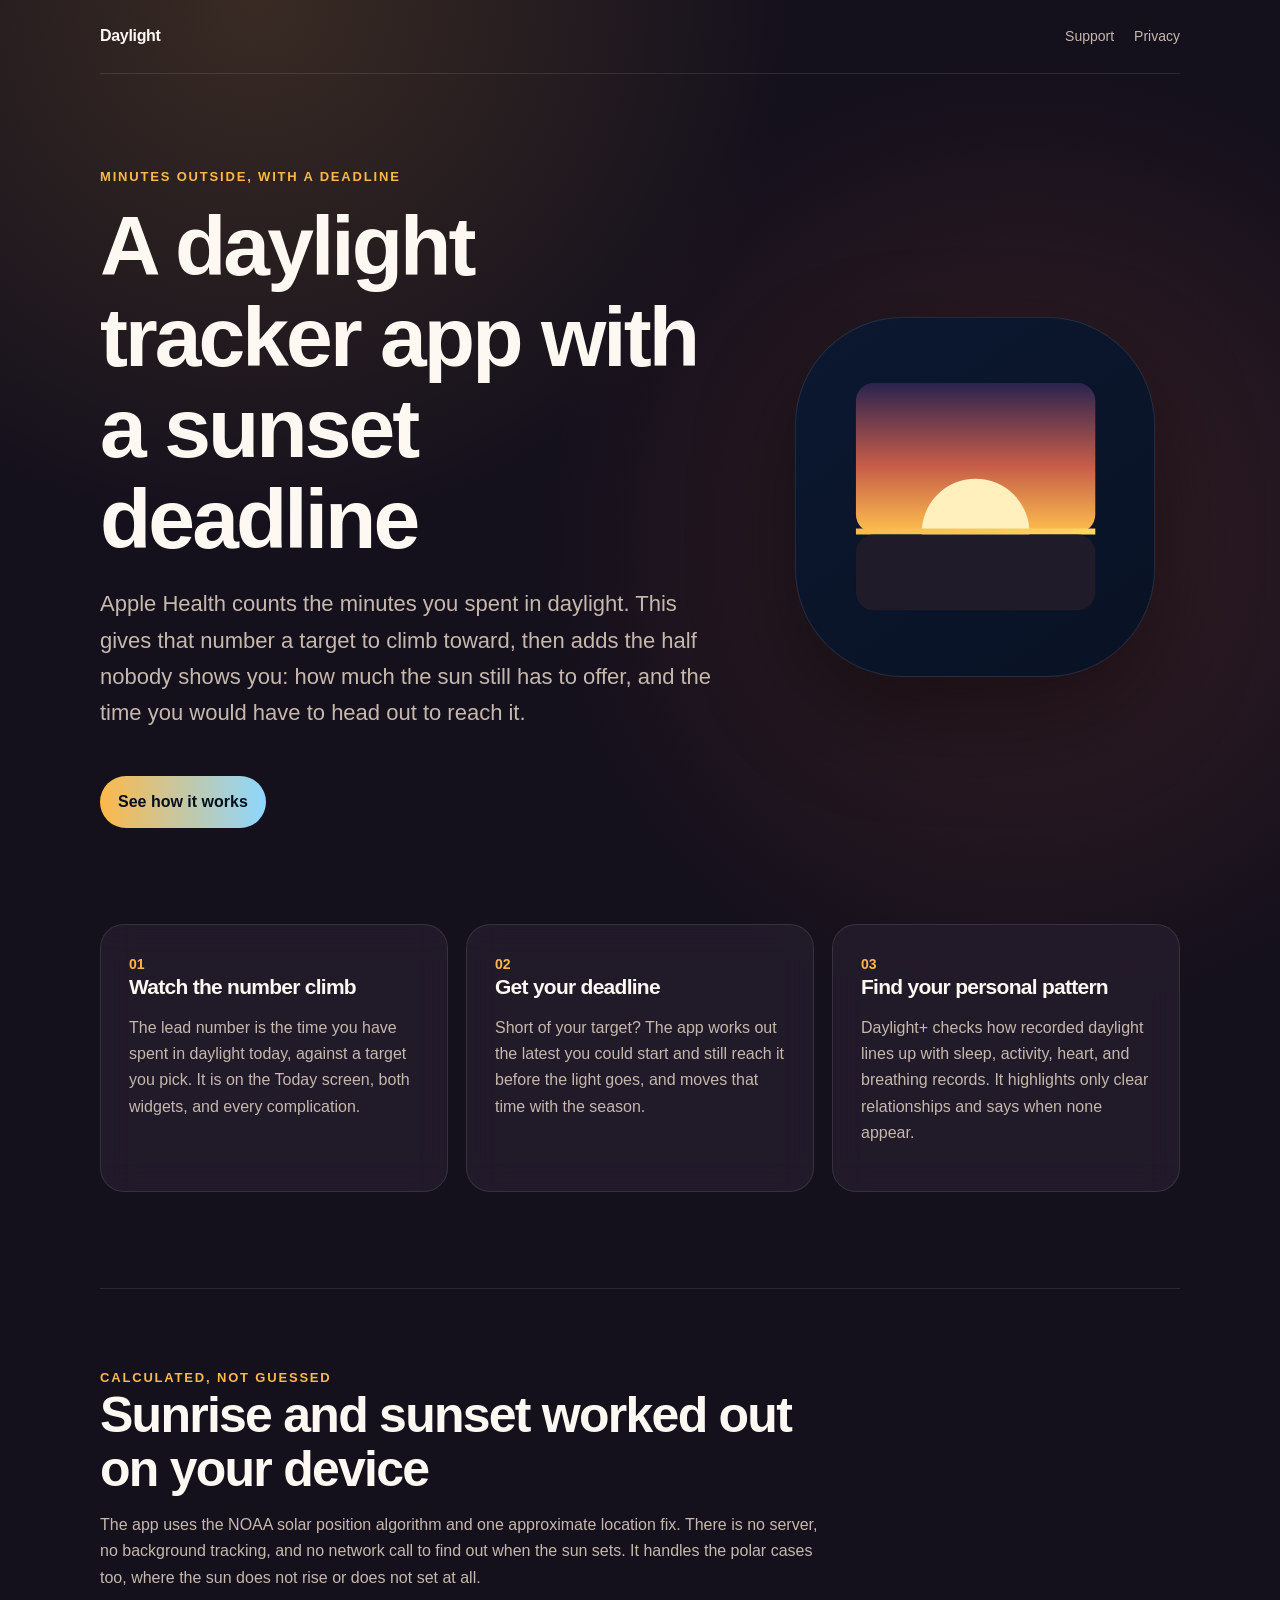
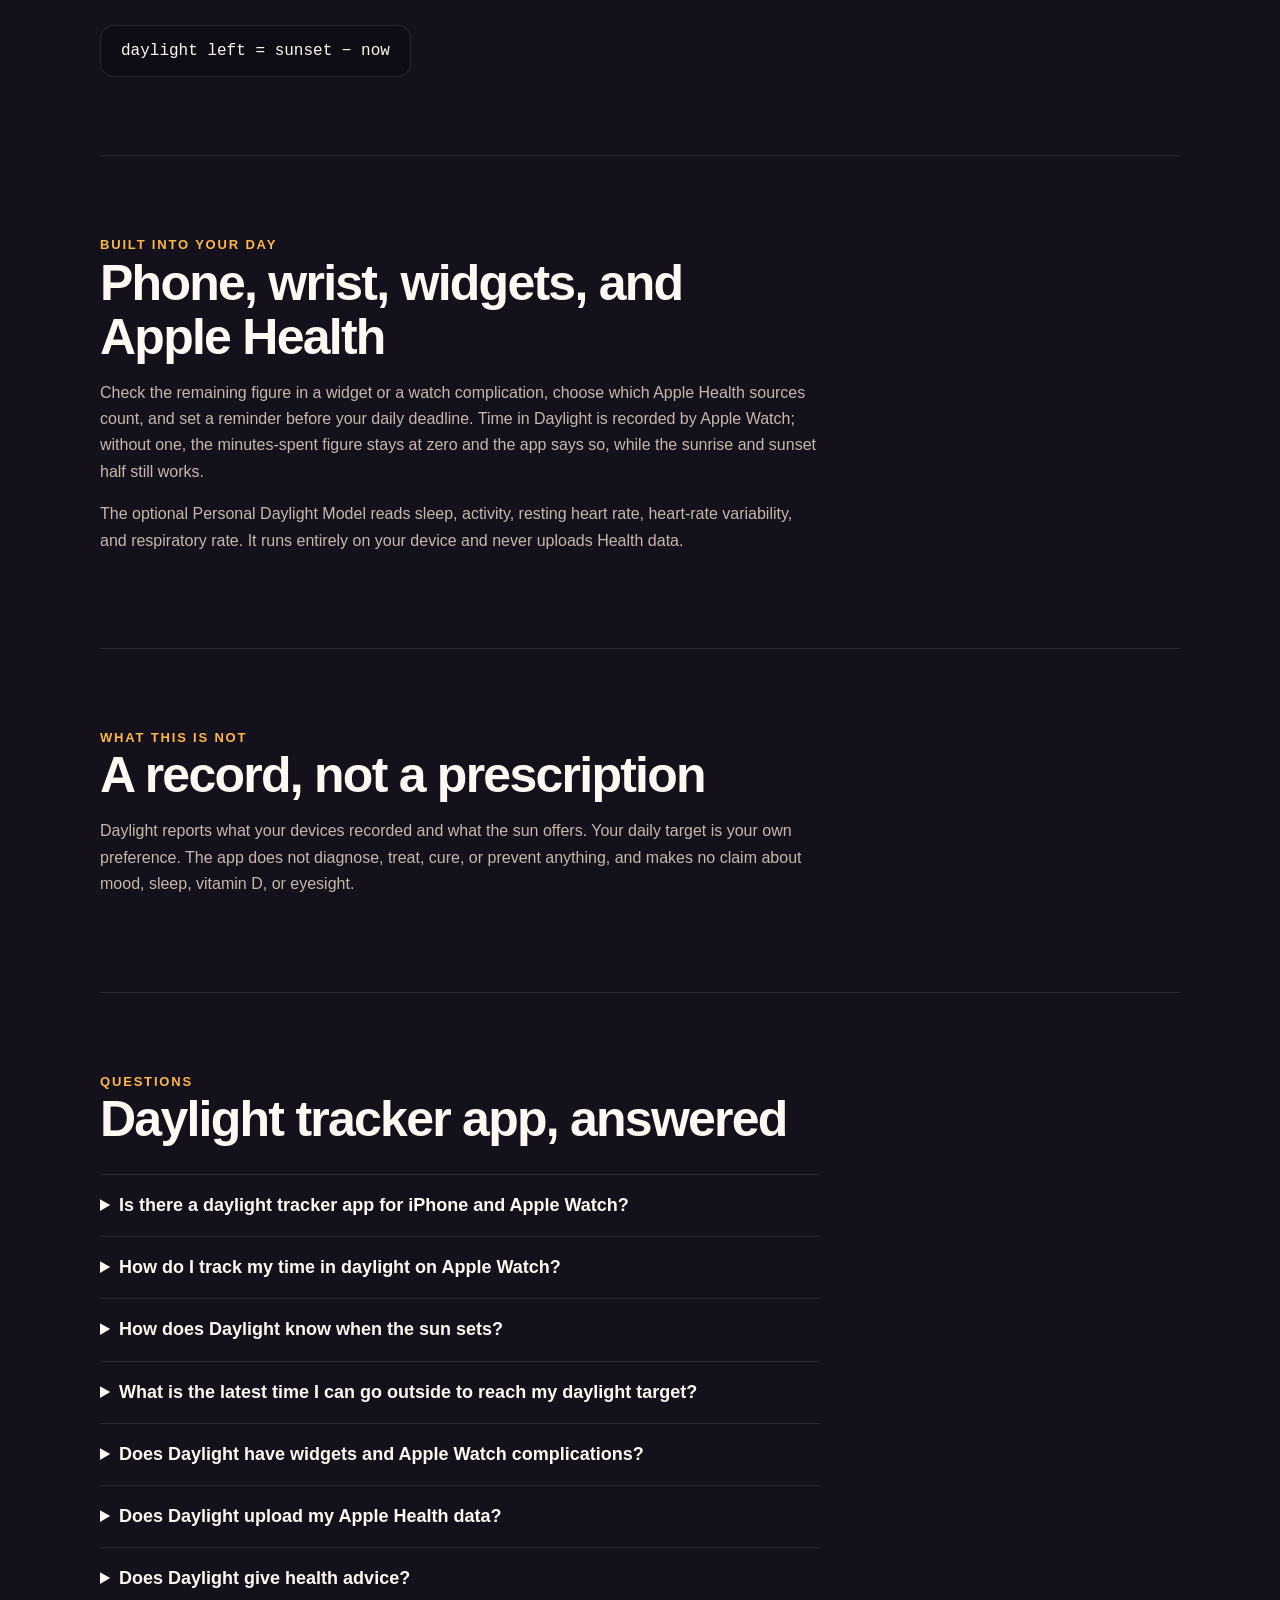
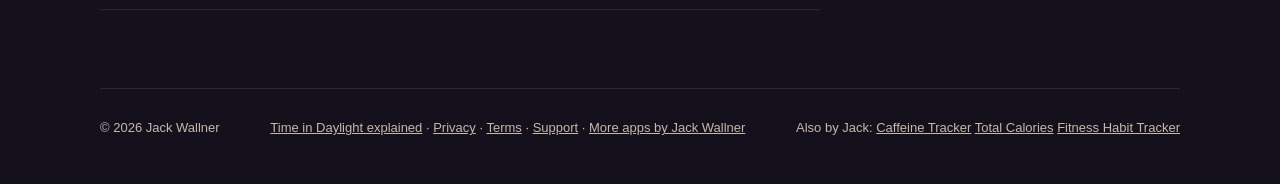
<file: docs/index.html>
<!doctype html>
<html lang="en">
  <head>
    <meta charset="utf-8" />
    <meta name="viewport" content="width=device-width, initial-scale=1" />
    <meta name="description" content="Daylight tracker app for iPhone and Apple Watch. Time in Daylight from Apple Health against your daily target, plus the latest you can head out before sunset." />
    <title>Daylight Tracker App for iPhone | Daylight: Minutes Outside</title>
    <link rel="icon" type="image/png" sizes="256x256" href="icon_256.png" />
    <link rel="apple-touch-icon" href="icon_256.png" />
    <link rel="canonical" href="https://jackwallner.com/ios/daylight/" />
    <meta name="robots" content="index, follow, max-image-preview:large" />
    <meta
      name="keywords"
      content="daylight tracker, time in daylight, sunlight tracker, minutes outside, daily target, streak, sunset, sunrise, Apple Watch, Apple Health, widget, complication"
    />
    <meta property="og:title" content="Daylight Tracker App for iPhone | Daylight: Minutes Outside" />
    <meta property="og:description" content="A daylight tracker app for iPhone and Apple Watch. Track your Time in Daylight against a daily target and the latest you can head out before sunset." />
    <meta property="og:type" content="website" />
    <meta property="og:url" content="https://jackwallner.com/ios/daylight/" />
    <meta
      property="og:image"
      content="https://jackwallner.github.io/daylight/icon_256.png"
    />
    <meta property="og:site_name" content="Jack Wallner" />
    <meta name="twitter:card" content="summary_large_image" />
    <meta name="twitter:title" content="Daylight Tracker App for iPhone | Daylight: Minutes Outside" />
    <meta name="twitter:description" content="A daylight tracker app for iPhone and Apple Watch. Track your Time in Daylight against a daily target and the latest you can head out before sunset." />
    <meta
      name="twitter:image"
      content="https://jackwallner.github.io/daylight/icon_256.png"
    />
    <script type="application/ld+json">
      {
        "@context": "https://schema.org",
        "@graph": [
          {
            "@type": "MobileApplication",
            "@id": "https://jackwallner.com/ios/daylight/#app",
            "name": "Daylight: Minutes Outside",
            "alternateName": "Daylight",
            "description": "Daylight is a daylight tracker app for iPhone and Apple Watch. It reads Time in Daylight from Apple Health, shows it against a daily target, and works out the latest you could head out to reach it before sunset, with sunrise and sunset computed on your device. It is not medical advice.",
            "applicationCategory": "HealthApplication",
            "operatingSystem": "iOS 17+, watchOS 10+",
            "url": "https://jackwallner.com/ios/daylight/",
            "featureList": [
              "Time in Daylight from Apple Health against a daily target",
              "Latest time to head out before sunset",
              "Sunrise and sunset computed on device",
              "Home Screen and Lock Screen widgets",
              "Apple Watch app and complications",
              "Daily streak and trends",
              "Optional Personal Daylight Model on device"
            ],
            "offers": {
              "@type": "Offer",
              "price": "0",
              "priceCurrency": "USD"
            },
            "author": {
              "@type": "Person",
              "name": "Jack Wallner",
              "url": "https://jackwallner.com/"
            },
            "publisher": {
              "@type": "Person",
              "name": "Jack Wallner",
              "url": "https://jackwallner.com/"
            }
          },
          {
            "@type": "FAQPage",
            "mainEntity": [
              {
                "@type": "Question",
                "name": "Is there a daylight tracker app for iPhone and Apple Watch?",
                "acceptedAnswer": {
                  "@type": "Answer",
                  "text": "Yes. Daylight reads Time in Daylight from Apple Health, shows it against a daily target you choose, and works out the latest you could head out to reach that target before sunset."
                }
              },
              {
                "@type": "Question",
                "name": "How do I track my time in daylight on Apple Watch?",
                "acceptedAnswer": {
                  "@type": "Answer",
                  "text": "Apple Watch records Time in Daylight in Apple Health, and Daylight reads that number and shows it on the Today screen, in widgets and on watch complications. Without an Apple Watch the minutes-spent figure stays at zero and the app says so, while the sunrise and sunset half still works."
                }
              },
              {
                "@type": "Question",
                "name": "How does Daylight know when the sun sets?",
                "acceptedAnswer": {
                  "@type": "Answer",
                  "text": "Sunrise and sunset are calculated on your device with the NOAA solar position algorithm and one approximate location fix. There is no server and no network call to find out when the sun sets, and polar days and nights are handled too."
                }
              },
              {
                "@type": "Question",
                "name": "What is the latest time I can go outside to reach my daylight target?",
                "acceptedAnswer": {
                  "@type": "Answer",
                  "text": "If you are short of your target, Daylight works out the latest you could start and still reach it before the light goes. The deadline is anchored on sunset so it moves with the season, and when the target is out of reach the app says so plainly."
                }
              },
              {
                "@type": "Question",
                "name": "Does Daylight have widgets and Apple Watch complications?",
                "acceptedAnswer": {
                  "@type": "Answer",
                  "text": "Yes. Daylight has Home Screen and Lock Screen widgets and Apple Watch complications in circular, rectangular, inline and corner styles, each showing progress toward your target."
                }
              },
              {
                "@type": "Question",
                "name": "Does Daylight upload my Apple Health data?",
                "acceptedAnswer": {
                  "@type": "Answer",
                  "text": "No. The optional Personal Daylight Model compares daylight with sleep, activity, heart rate, heart-rate variability and respiratory records entirely on your device, and Health data is never uploaded."
                }
              },
              {
                "@type": "Question",
                "name": "Does Daylight give health advice?",
                "acceptedAnswer": {
                  "@type": "Answer",
                  "text": "No. Daylight reports what your devices recorded and what the sun offers, and your daily target is your own preference. It does not diagnose, treat, cure or prevent anything, and it makes no claim about mood, sleep, vitamin D or eyesight."
                }
              }
            ]
          },
          {
            "@type": "BreadcrumbList",
            "itemListElement": [
              {
                "@type": "ListItem",
                "position": 1,
                "name": "Jack Wallner",
                "item": "https://jackwallner.com/"
              },
              {
                "@type": "ListItem",
                "position": 2,
                "name": "iOS apps",
                "item": "https://jackwallner.com/ios/"
              },
              {
                "@type": "ListItem",
                "position": 3,
                "name": "Daylight: Minutes Outside",
                "item": "https://jackwallner.com/ios/daylight/"
              }
            ]
          }
        ]
      }
    </script>
    <link rel="stylesheet" href="styles.css" />
    <style>
      .faq-list {
        max-width: 720px;
        margin-top: 28px;
      }
      .faq-item {
        border-top: 1px solid var(--line);
        padding: 18px 0;
      }
      .faq-item:last-child {
        border-bottom: 1px solid var(--line);
      }
      .faq-item summary {
        color: var(--ink);
        font-size: 18px;
        font-weight: 640;
        line-height: 1.4;
        cursor: pointer;
      }
      .faq-item p {
        margin: 10px 0 0;
      }
    </style>
  </head>
  <body>
    <div class="wrap">
      <nav>
        <a class="brand" href="index.html">Daylight</a>
        <div class="nav-links">
          <a href="support.html">Support</a>
          <a href="privacy-policy.html">Privacy</a>
        </div>
      </nav>

      <main>
        <section class="hero">
          <div>
            <div class="eyebrow">Minutes outside, with a deadline</div>
            <h1>A daylight tracker app with a sunset deadline</h1>
            <p class="lead">
              Apple Health counts the minutes you spent in daylight. This gives
              that number a target to climb toward, then adds the half nobody
              shows you: how much the sun still has to offer, and the time you
              would have to head out to reach it.
            </p>
            <a class="cta" href="#how-it-works">See how it works</a>
          </div>
          <div class="icon-card" aria-label="A low sun above a horizon line">
            <svg viewBox="0 0 280 280" role="img" aria-hidden="true">
              <defs>
                <linearGradient id="sky" x1="0" y1="0" x2="0" y2="1">
                  <stop offset="0" stop-color="#2a2350" />
                  <stop offset="0.55" stop-color="#c65c48" />
                  <stop offset="1" stop-color="#fdbe4e" />
                </linearGradient>
                <linearGradient id="rule" x1="0" x2="1">
                  <stop offset="0" stop-color="#fcb84a" />
                  <stop offset="1" stop-color="#ffd75e" />
                </linearGradient>
              </defs>
              <rect
                x="20"
                y="26"
                width="240"
                height="150"
                rx="18"
                fill="url(#sky)"
              />
              <circle cx="140" cy="176" r="54" fill="#fff0be" />
              <rect x="20" y="172" width="240" height="6" fill="url(#rule)" />
              <rect
                x="20"
                y="178"
                width="240"
                height="76"
                rx="18"
                fill="#201b28"
              />
            </svg>
          </div>
        </section>

        <section id="how-it-works" class="grid">
          <article class="card">
            <div class="number">01</div>
            <h3>Watch the number climb</h3>
            <p>
              The lead number is the time you have spent in daylight today,
              against a target you pick. It is on the Today screen, both
              widgets, and every complication.
            </p>
          </article>
          <article class="card">
            <div class="number">02</div>
            <h3>Get your deadline</h3>
            <p>
              Short of your target? The app works out the latest you could start
              and still reach it before the light goes, and moves that time with
              the season.
            </p>
          </article>
          <article class="card">
            <div class="number">03</div>
            <h3>Find your personal pattern</h3>
            <p>
              Daylight+ checks how recorded daylight lines up with sleep,
              activity, heart, and breathing records. It highlights only clear
              relationships and says when none appear.
            </p>
          </article>
        </section>

        <section class="section">
          <div class="section-copy">
            <div class="eyebrow">Calculated, not guessed</div>
            <h2>Sunrise and sunset worked out on your device</h2>
            <p>
              The app uses the NOAA solar position algorithm and one approximate
              location fix. There is no server, no background tracking, and no
              network call to find out when the sun sets. It handles the polar
              cases too, where the sun does not rise or does not set at all.
            </p>
            <div class="formula">daylight left = sunset − now</div>
          </div>
        </section>

        <section class="section">
          <div class="section-copy">
            <div class="eyebrow">Built into your day</div>
            <h2>Phone, wrist, widgets, and Apple Health</h2>
            <p>
              Check the remaining figure in a widget or a watch complication,
              choose which Apple Health sources count, and set a reminder before
              your daily deadline. Time in Daylight is recorded by Apple Watch;
              without one, the minutes-spent figure stays at zero and the app
              says so, while the sunrise and sunset half still works.
            </p>
            <p>
              The optional Personal Daylight Model reads sleep, activity,
              resting heart rate, heart-rate variability, and respiratory rate.
              It runs entirely on your device and never uploads Health data.
            </p>
          </div>
        </section>

        <section class="section">
          <div class="section-copy">
            <div class="eyebrow">What this is not</div>
            <h2>A record, not a prescription</h2>
            <p>
              Daylight reports what your devices recorded and what the sun
              offers. Your daily target is your own preference. The app does not
              diagnose, treat, cure, or prevent anything, and makes no claim
              about mood, sleep, vitamin D, or eyesight.
            </p>
          </div>
        </section>

        <section class="section" id="faq">
          <div class="section-copy">
            <div class="eyebrow">Questions</div>
            <h2>Daylight tracker app, answered</h2>
          </div>
          <div class="faq-list">
            <details class="faq-item">
              <summary>Is there a daylight tracker app for iPhone and Apple Watch?</summary>
              <p>Yes. Daylight reads Time in Daylight from Apple Health, shows it against a daily target you choose, and works out the latest you could head out to reach that target before sunset.</p>
            </details>
            <details class="faq-item">
              <summary>How do I track my time in daylight on Apple Watch?</summary>
              <p>Apple Watch records Time in Daylight in Apple Health, and Daylight reads that number and shows it on the Today screen, in widgets and on watch complications. Without an Apple Watch the minutes-spent figure stays at zero and the app says so, while the sunrise and sunset half still works.</p>
            </details>
            <details class="faq-item">
              <summary>How does Daylight know when the sun sets?</summary>
              <p>Sunrise and sunset are calculated on your device with the NOAA solar position algorithm and one approximate location fix. There is no server and no network call to find out when the sun sets, and polar days and nights are handled too.</p>
            </details>
            <details class="faq-item">
              <summary>What is the latest time I can go outside to reach my daylight target?</summary>
              <p>If you are short of your target, Daylight works out the latest you could start and still reach it before the light goes. The deadline is anchored on sunset so it moves with the season, and when the target is out of reach the app says so plainly.</p>
            </details>
            <details class="faq-item">
              <summary>Does Daylight have widgets and Apple Watch complications?</summary>
              <p>Yes. Daylight has Home Screen and Lock Screen widgets and Apple Watch complications in circular, rectangular, inline and corner styles, each showing progress toward your target.</p>
            </details>
            <details class="faq-item">
              <summary>Does Daylight upload my Apple Health data?</summary>
              <p>No. The optional Personal Daylight Model compares daylight with sleep, activity, heart rate, heart-rate variability and respiratory records entirely on your device, and Health data is never uploaded.</p>
            </details>
            <details class="faq-item">
              <summary>Does Daylight give health advice?</summary>
              <p>No. Daylight reports what your devices recorded and what the sun offers, and your daily target is your own preference. It does not diagnose, treat, cure or prevent anything, and it makes no claim about mood, sleep, vitamin D or eyesight.</p>
            </details>
          </div>
        </section>
      </main>

      <footer>
        <span>© 2026 Jack Wallner</span>
        <span
          ><a href="time-in-daylight-apple-watch.html">Time in Daylight explained</a> ·
          <a href="privacy-policy.html">Privacy</a> ·
          <a href="terms.html">Terms</a> ·
          <a href="support.html">Support</a> ·
          <a href="https://jackwallner.com/ios/">More apps by Jack Wallner</a></span
        >
        <div class="related-apps">Also by Jack: <a href="https://jackwallner.com/ios/caffeine/">Caffeine Tracker</a> <a href="https://jackwallner.com/ios/vitals/">Total Calories</a> <a href="https://jackwallner.com/ios/fitness-streaks/">Fitness Habit Tracker</a></div>
    </footer>
    </div>
  </body>
</html>
</file>
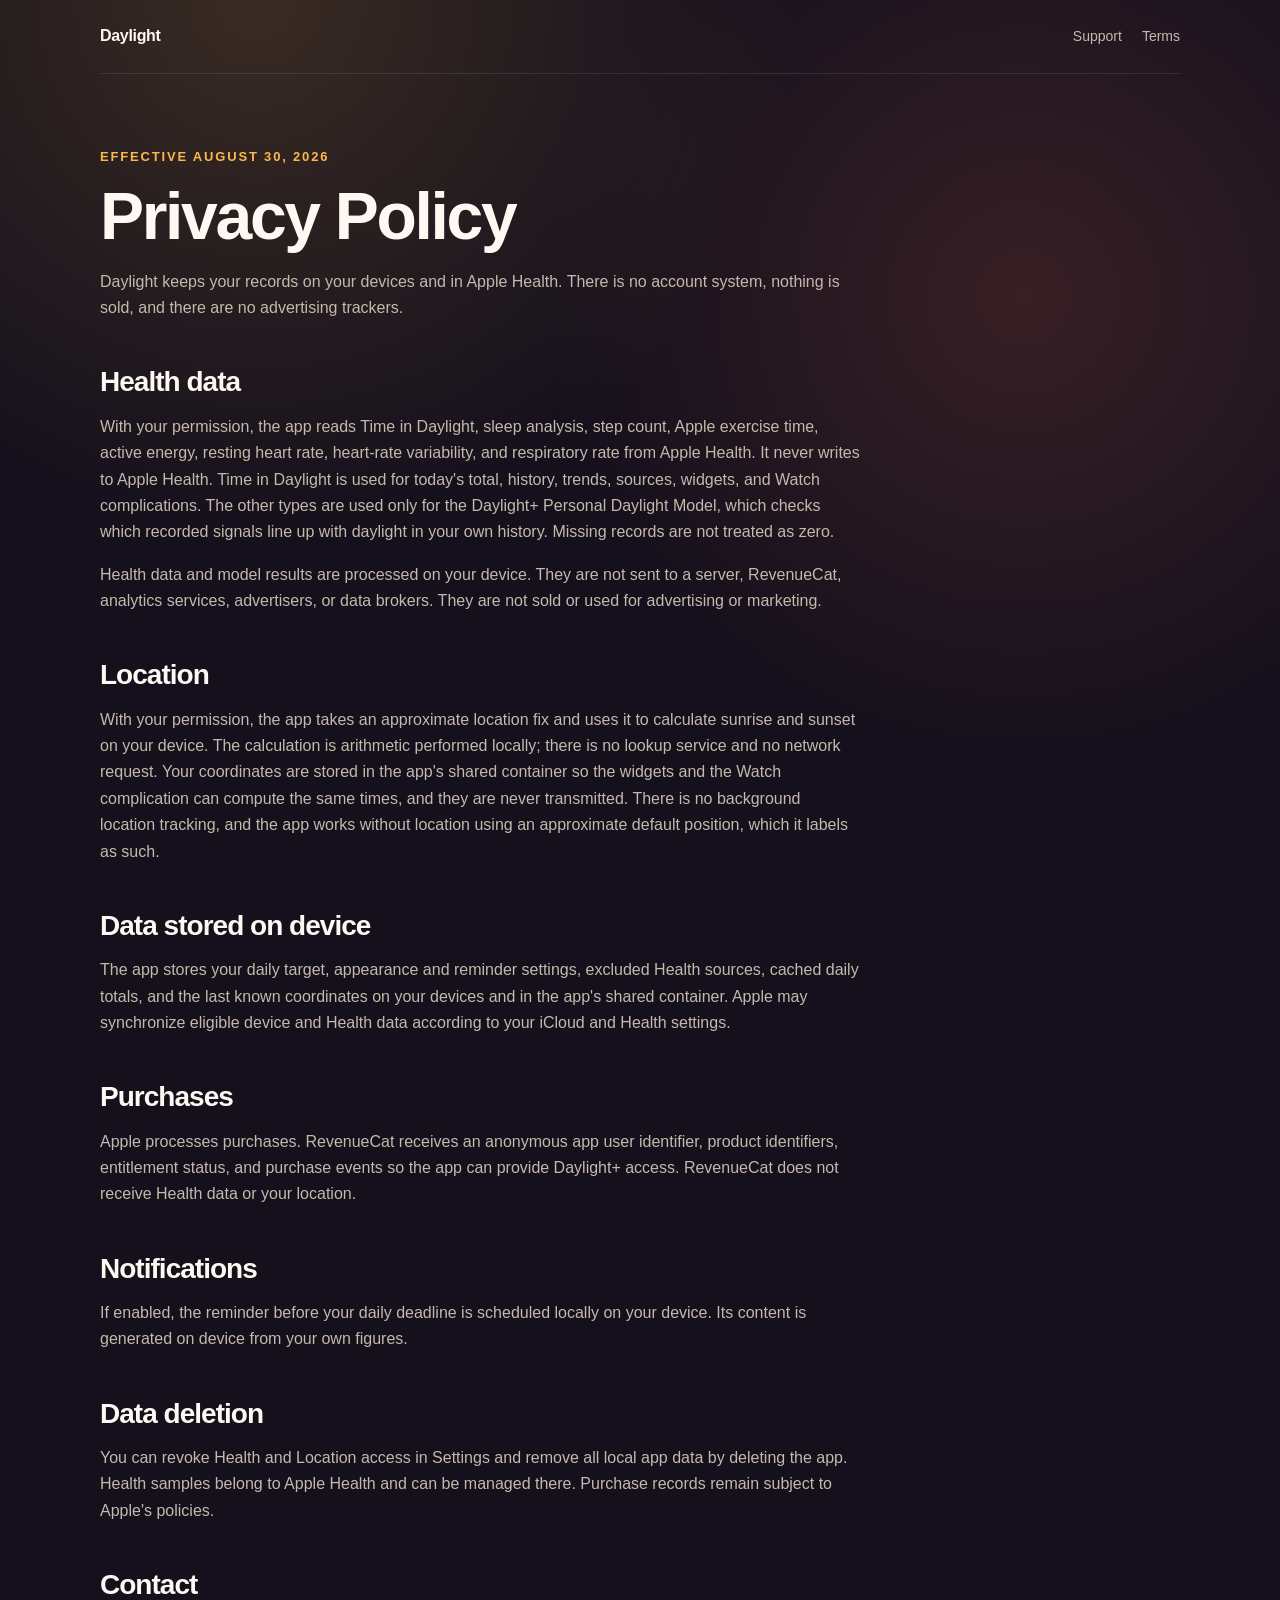
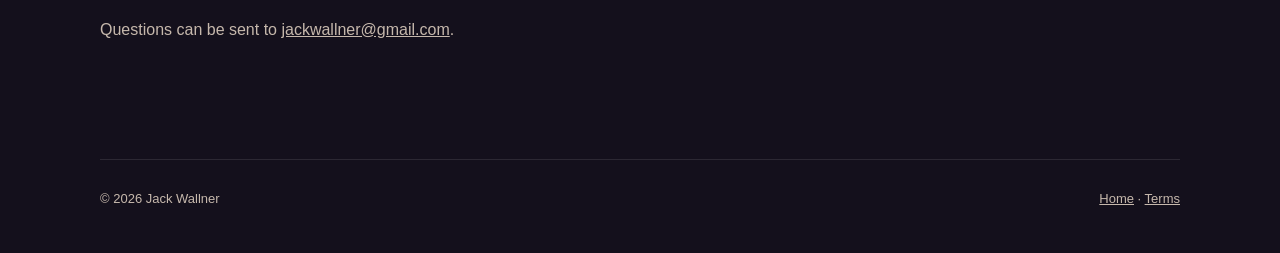
<file: docs/privacy-policy.html>
<!doctype html>
<html lang="en">
  <head>
    <meta charset="utf-8" />
    <meta name="viewport" content="width=device-width, initial-scale=1" />
    <title>Privacy Policy | Daylight</title>
    <link rel="icon" type="image/png" sizes="256x256" href="icon_256.png" />
    <link rel="apple-touch-icon" href="icon_256.png" />
    <meta name="description" content="Daylight keeps your records on your devices and in Apple Health. There is no account system, nothing is sold, and there are no advertising trackers.">
    <link rel="canonical" href="https://jackwallner.com/ios/daylight/privacy-policy.html">
    <link rel="stylesheet" href="styles.css" />
  </head>
  <body>
    <div class="wrap">
      <nav>
        <a class="brand" href="index.html">Daylight</a>
        <div class="nav-links">
          <a href="support.html">Support</a><a href="terms.html">Terms</a>
        </div>
      </nav>
      <main class="legal">
        <div class="eyebrow">Effective August 30, 2026</div>
        <h1>Privacy Policy</h1>
        <p>
          Daylight keeps your records on your devices and in Apple Health. There
          is no account system, nothing is sold, and there are no advertising
          trackers.
        </p>

        <h2>Health data</h2>
        <p>
          With your permission, the app reads Time in Daylight, sleep analysis,
          step count, Apple exercise time, active energy, resting heart rate,
          heart-rate variability, and respiratory rate from Apple Health. It
          never writes to Apple Health. Time in Daylight is used for today's
          total, history, trends, sources, widgets, and Watch complications. The
          other types are used only for the Daylight+ Personal Daylight Model,
          which checks which recorded signals line up with daylight in your own
          history. Missing records are not treated as zero.
        </p>
        <p>
          Health data and model results are processed on your device. They are
          not sent to a server, RevenueCat, analytics services, advertisers, or
          data brokers. They are not sold or used for advertising or marketing.
        </p>

        <h2>Location</h2>
        <p>
          With your permission, the app takes an approximate location fix and
          uses it to calculate sunrise and sunset on your device. The
          calculation is arithmetic performed locally; there is no lookup
          service and no network request. Your coordinates are stored in the
          app's shared container so the widgets and the Watch complication can
          compute the same times, and they are never transmitted. There is no
          background location tracking, and the app works without location using
          an approximate default position, which it labels as such.
        </p>

        <h2>Data stored on device</h2>
        <p>
          The app stores your daily target, appearance and reminder settings,
          excluded Health sources, cached daily totals, and the last known
          coordinates on your devices and in the app's shared container. Apple
          may synchronize eligible device and Health data according to your
          iCloud and Health settings.
        </p>

        <h2>Purchases</h2>
        <p>
          Apple processes purchases. RevenueCat receives an anonymous app user
          identifier, product identifiers, entitlement status, and purchase
          events so the app can provide Daylight+ access. RevenueCat does not
          receive Health data or your location.
        </p>

        <h2>Notifications</h2>
        <p>
          If enabled, the reminder before your daily deadline is scheduled
          locally on your device. Its content is generated on device from your
          own figures.
        </p>

        <h2>Data deletion</h2>
        <p>
          You can revoke Health and Location access in Settings and remove all
          local app data by deleting the app. Health samples belong to Apple
          Health and can be managed there. Purchase records remain subject to
          Apple's policies.
        </p>

        <h2>Contact</h2>
        <p>
          Questions can be sent to
          <a href="mailto:jackwallner@gmail.com">jackwallner@gmail.com</a>.
        </p>
      </main>
      <footer>
        <span>© 2026 Jack Wallner</span
        ><span
          ><a href="index.html">Home</a> · <a href="terms.html">Terms</a></span
        >
      </footer>
    </div>
  </body>
</html>
</file>
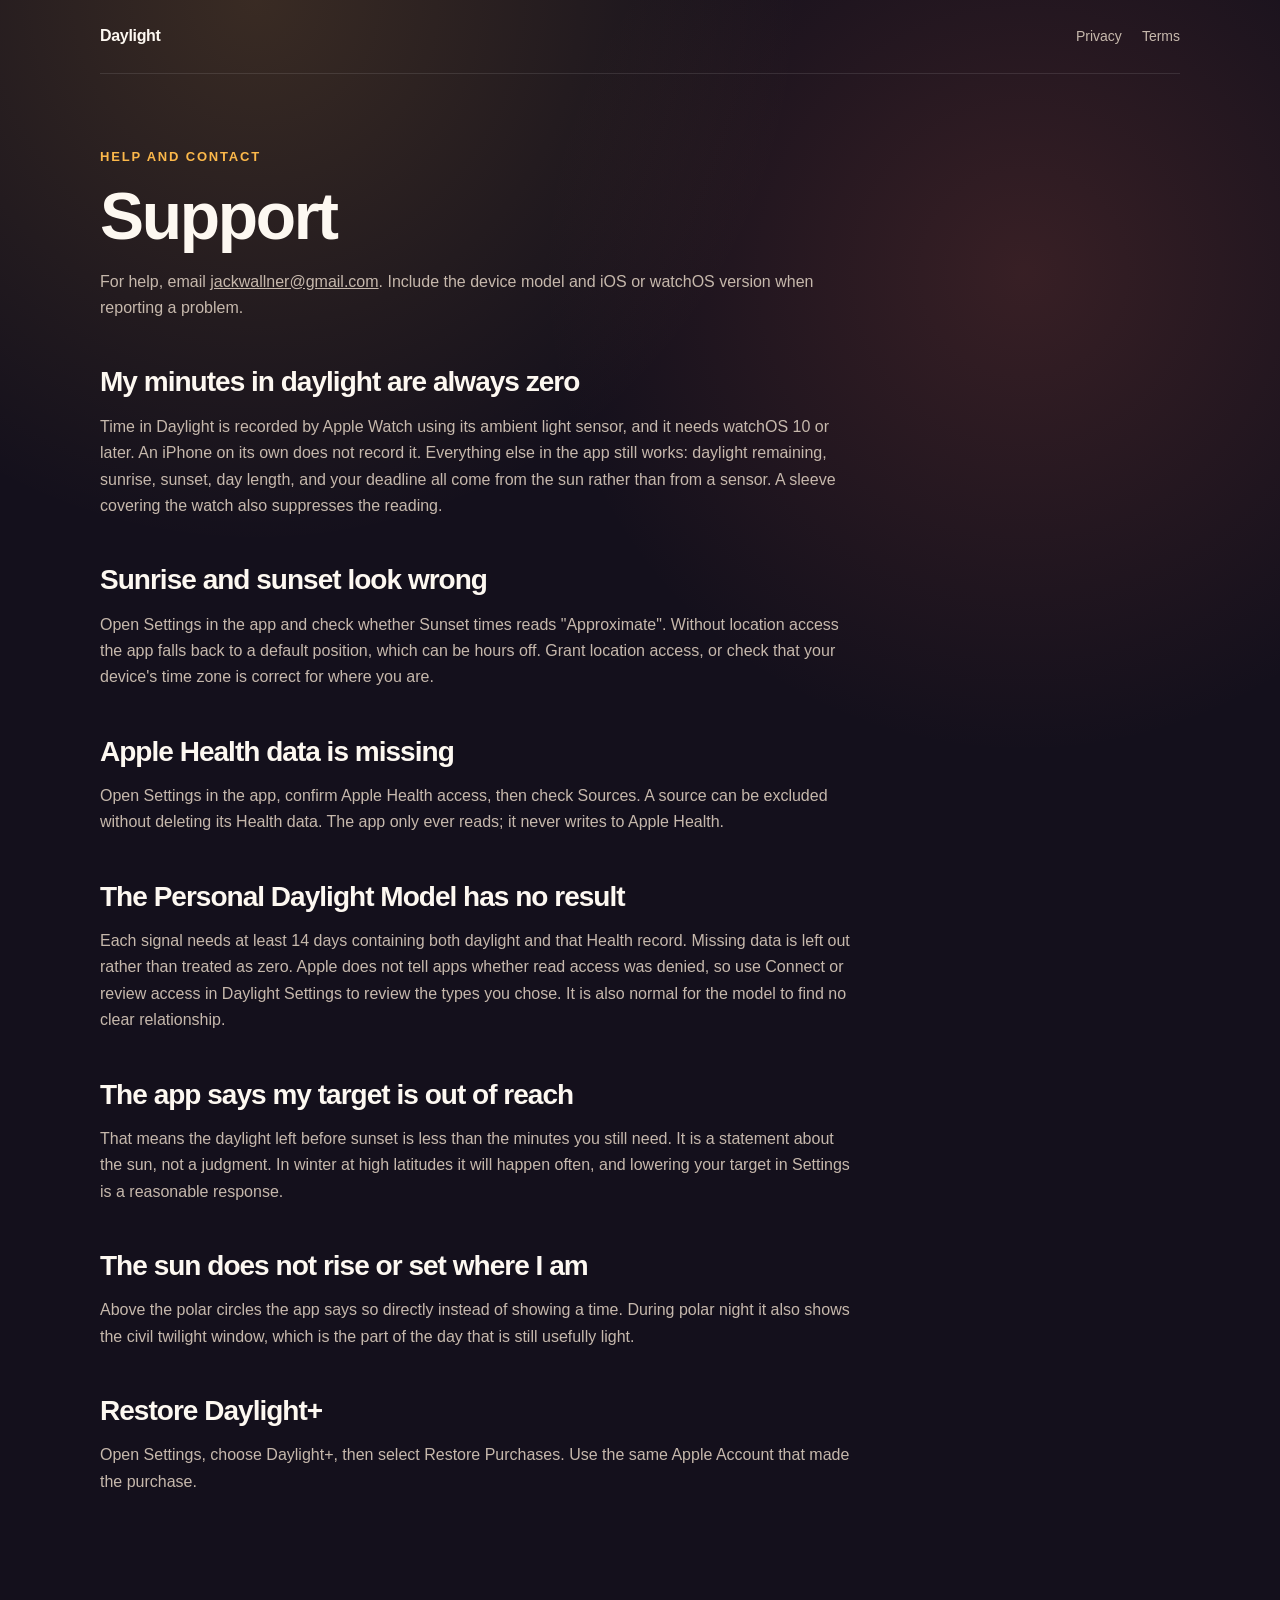
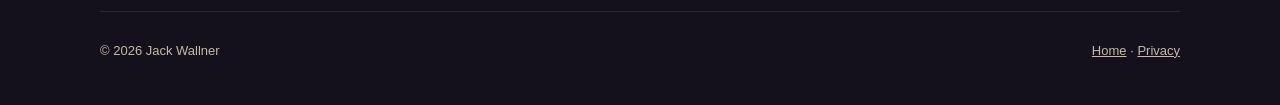
<file: docs/support.html>
<!doctype html>
<html lang="en">
  <head>
    <meta charset="utf-8" />
    <meta name="viewport" content="width=device-width, initial-scale=1" />
    <title>Support | Daylight</title>
    <link rel="icon" type="image/png" sizes="256x256" href="icon_256.png" />
    <link rel="apple-touch-icon" href="icon_256.png" />
    <meta name="description" content="For help, email jackwallner@gmail.com. Include the device model and iOS or watchOS version when reporting a problem.">
    <link rel="canonical" href="https://jackwallner.com/ios/daylight/support.html">
    <link rel="stylesheet" href="styles.css" />
  </head>
  <body>
    <div class="wrap">
      <nav>
        <a class="brand" href="index.html">Daylight</a>
        <div class="nav-links">
          <a href="privacy-policy.html">Privacy</a
          ><a href="terms.html">Terms</a>
        </div>
      </nav>
      <main class="legal">
        <div class="eyebrow">Help and contact</div>
        <h1>Support</h1>
        <p>
          For help, email
          <a href="mailto:jackwallner@gmail.com">jackwallner@gmail.com</a>.
          Include the device model and iOS or watchOS version when reporting a
          problem.
        </p>

        <h2>My minutes in daylight are always zero</h2>
        <p>
          Time in Daylight is recorded by Apple Watch using its ambient light
          sensor, and it needs watchOS 10 or later. An iPhone on its own does
          not record it. Everything else in the app still works: daylight
          remaining, sunrise, sunset, day length, and your deadline all come
          from the sun rather than from a sensor. A sleeve covering the watch
          also suppresses the reading.
        </p>

        <h2>Sunrise and sunset look wrong</h2>
        <p>
          Open Settings in the app and check whether Sunset times reads
          "Approximate". Without location access the app falls back to a default
          position, which can be hours off. Grant location access, or check that
          your device's time zone is correct for where you are.
        </p>

        <h2>Apple Health data is missing</h2>
        <p>
          Open Settings in the app, confirm Apple Health access, then check
          Sources. A source can be excluded without deleting its Health data.
          The app only ever reads; it never writes to Apple Health.
        </p>

        <h2>The Personal Daylight Model has no result</h2>
        <p>
          Each signal needs at least 14 days containing both daylight and that
          Health record. Missing data is left out rather than treated as zero.
          Apple does not tell apps whether read access was denied, so use
          Connect or review access in Daylight Settings to review the types you
          chose. It is also normal for the model to find no clear relationship.
        </p>

        <h2>The app says my target is out of reach</h2>
        <p>
          That means the daylight left before sunset is less than the minutes
          you still need. It is a statement about the sun, not a judgment. In
          winter at high latitudes it will happen often, and lowering your
          target in Settings is a reasonable response.
        </p>

        <h2>The sun does not rise or set where I am</h2>
        <p>
          Above the polar circles the app says so directly instead of showing a
          time. During polar night it also shows the civil twilight window,
          which is the part of the day that is still usefully light.
        </p>

        <h2>Restore Daylight+</h2>
        <p>
          Open Settings, choose Daylight+, then select Restore Purchases. Use
          the same Apple Account that made the purchase.
        </p>
      </main>
      <footer>
        <span>© 2026 Jack Wallner</span
        ><span
          ><a href="index.html">Home</a> ·
          <a href="privacy-policy.html">Privacy</a></span
        >
      </footer>
    </div>
  </body>
</html>
</file>
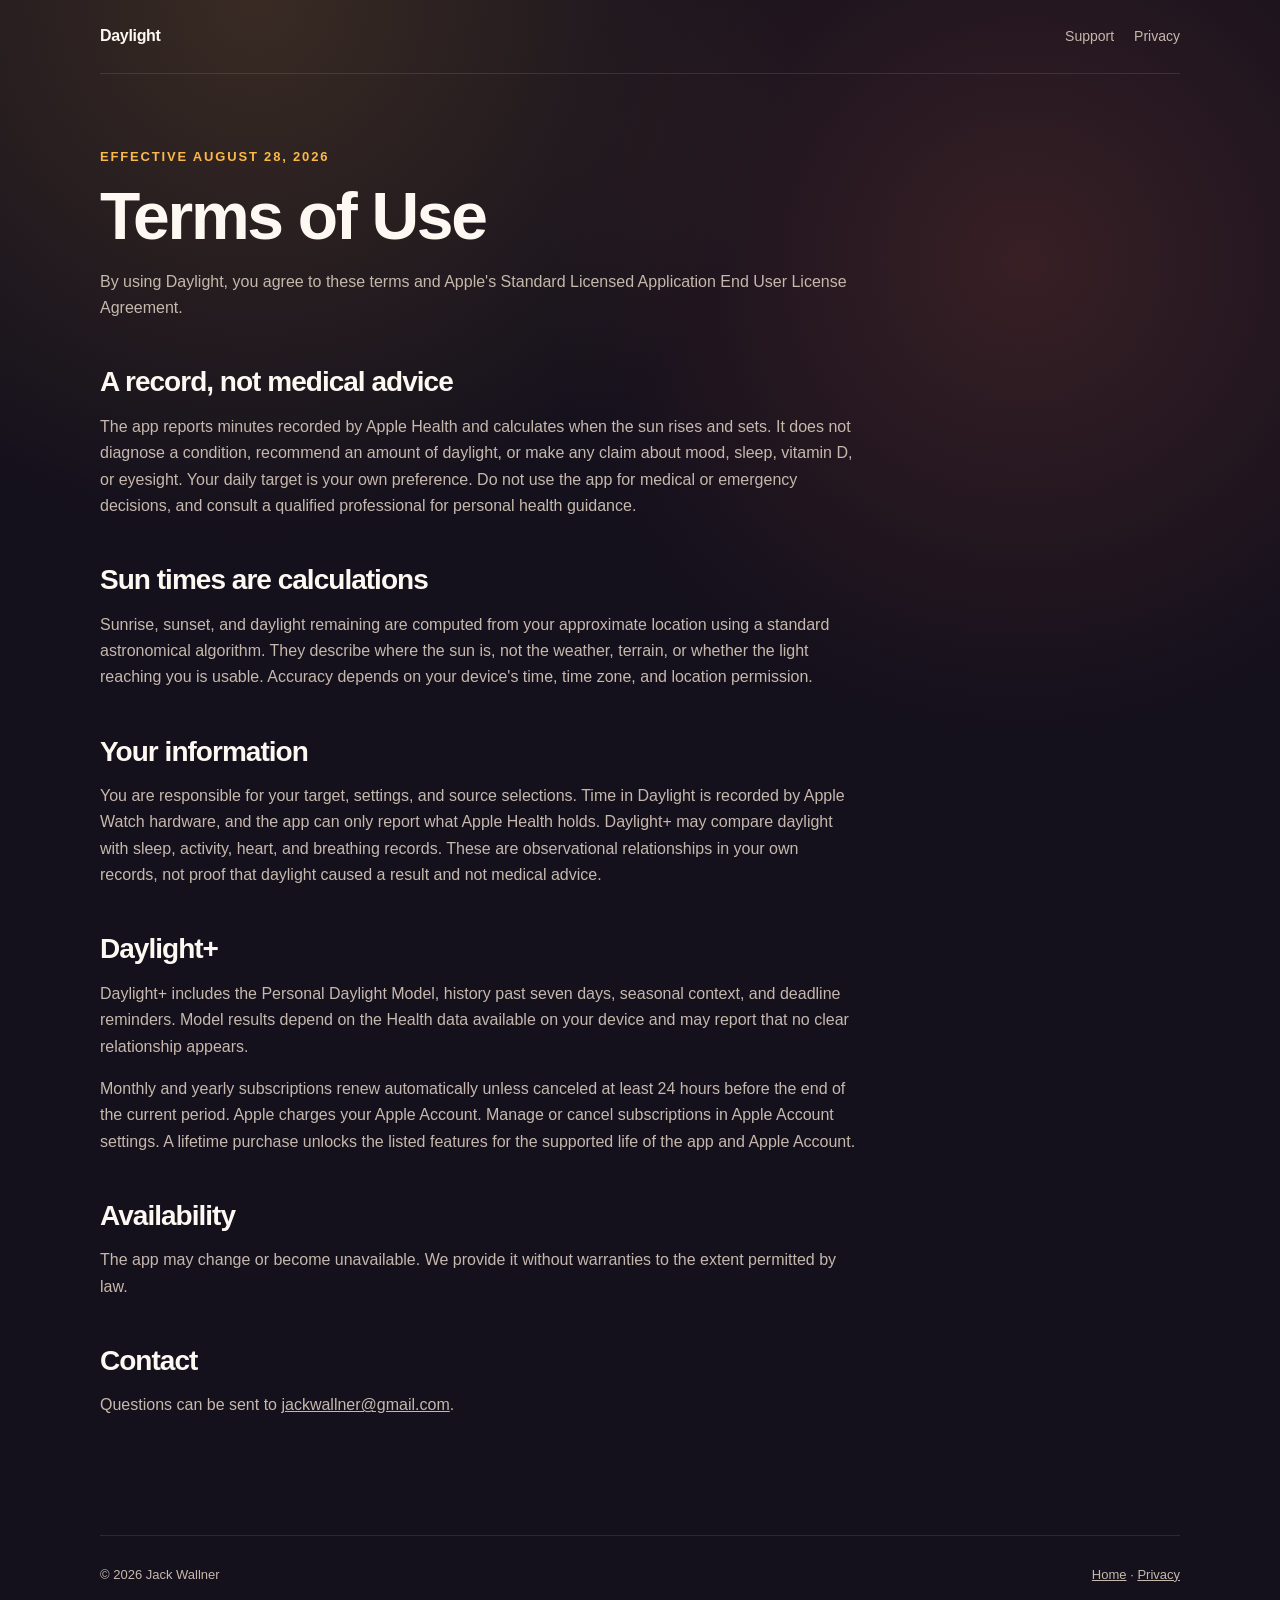
<file: docs/terms.html>
<!doctype html>
<html lang="en">
  <head>
    <meta charset="utf-8" />
    <meta name="viewport" content="width=device-width, initial-scale=1" />
    <title>Terms | Daylight</title>
    <link rel="icon" type="image/png" sizes="256x256" href="icon_256.png" />
    <link rel="apple-touch-icon" href="icon_256.png" />
    <meta name="description" content="By using Daylight, you agree to these terms and Apple&#x27;s Standard Licensed Application End User License Agreement.">
    <link rel="canonical" href="https://jackwallner.com/ios/daylight/terms.html">
    <link rel="stylesheet" href="styles.css" />
  </head>
  <body>
    <div class="wrap">
      <nav>
        <a class="brand" href="index.html">Daylight</a>
        <div class="nav-links">
          <a href="support.html">Support</a
          ><a href="privacy-policy.html">Privacy</a>
        </div>
      </nav>
      <main class="legal">
        <div class="eyebrow">Effective August 28, 2026</div>
        <h1>Terms of Use</h1>
        <p>
          By using Daylight, you agree to these terms and Apple's Standard
          Licensed Application End User License Agreement.
        </p>

        <h2>A record, not medical advice</h2>
        <p>
          The app reports minutes recorded by Apple Health and calculates when
          the sun rises and sets. It does not diagnose a condition, recommend an
          amount of daylight, or make any claim about mood, sleep, vitamin D, or
          eyesight. Your daily target is your own preference. Do not use the app
          for medical or emergency decisions, and consult a qualified
          professional for personal health guidance.
        </p>

        <h2>Sun times are calculations</h2>
        <p>
          Sunrise, sunset, and daylight remaining are computed from your
          approximate location using a standard astronomical algorithm. They
          describe where the sun is, not the weather, terrain, or whether the
          light reaching you is usable. Accuracy depends on your device's time,
          time zone, and location permission.
        </p>

        <h2>Your information</h2>
        <p>
          You are responsible for your target, settings, and source selections.
          Time in Daylight is recorded by Apple Watch hardware, and the app can
          only report what Apple Health holds. Daylight+ may compare daylight
          with sleep, activity, heart, and breathing records. These are
          observational relationships in your own records, not proof that
          daylight caused a result and not medical advice.
        </p>

        <h2>Daylight+</h2>
        <p>
          Daylight+ includes the Personal Daylight Model, history past seven
          days, seasonal context, and deadline reminders. Model results depend
          on the Health data available on your device and may report that no
          clear relationship appears.
        </p>
        <p>
          Monthly and yearly subscriptions renew automatically unless canceled
          at least 24 hours before the end of the current period. Apple charges
          your Apple Account. Manage or cancel subscriptions in Apple Account
          settings. A lifetime purchase unlocks the listed features for the
          supported life of the app and Apple Account.
        </p>

        <h2>Availability</h2>
        <p>
          The app may change or become unavailable. We provide it without
          warranties to the extent permitted by law.
        </p>

        <h2>Contact</h2>
        <p>
          Questions can be sent to
          <a href="mailto:jackwallner@gmail.com">jackwallner@gmail.com</a>.
        </p>
      </main>
      <footer>
        <span>© 2026 Jack Wallner</span
        ><span
          ><a href="index.html">Home</a> ·
          <a href="privacy-policy.html">Privacy</a></span
        >
      </footer>
    </div>
  </body>
</html>
</file>
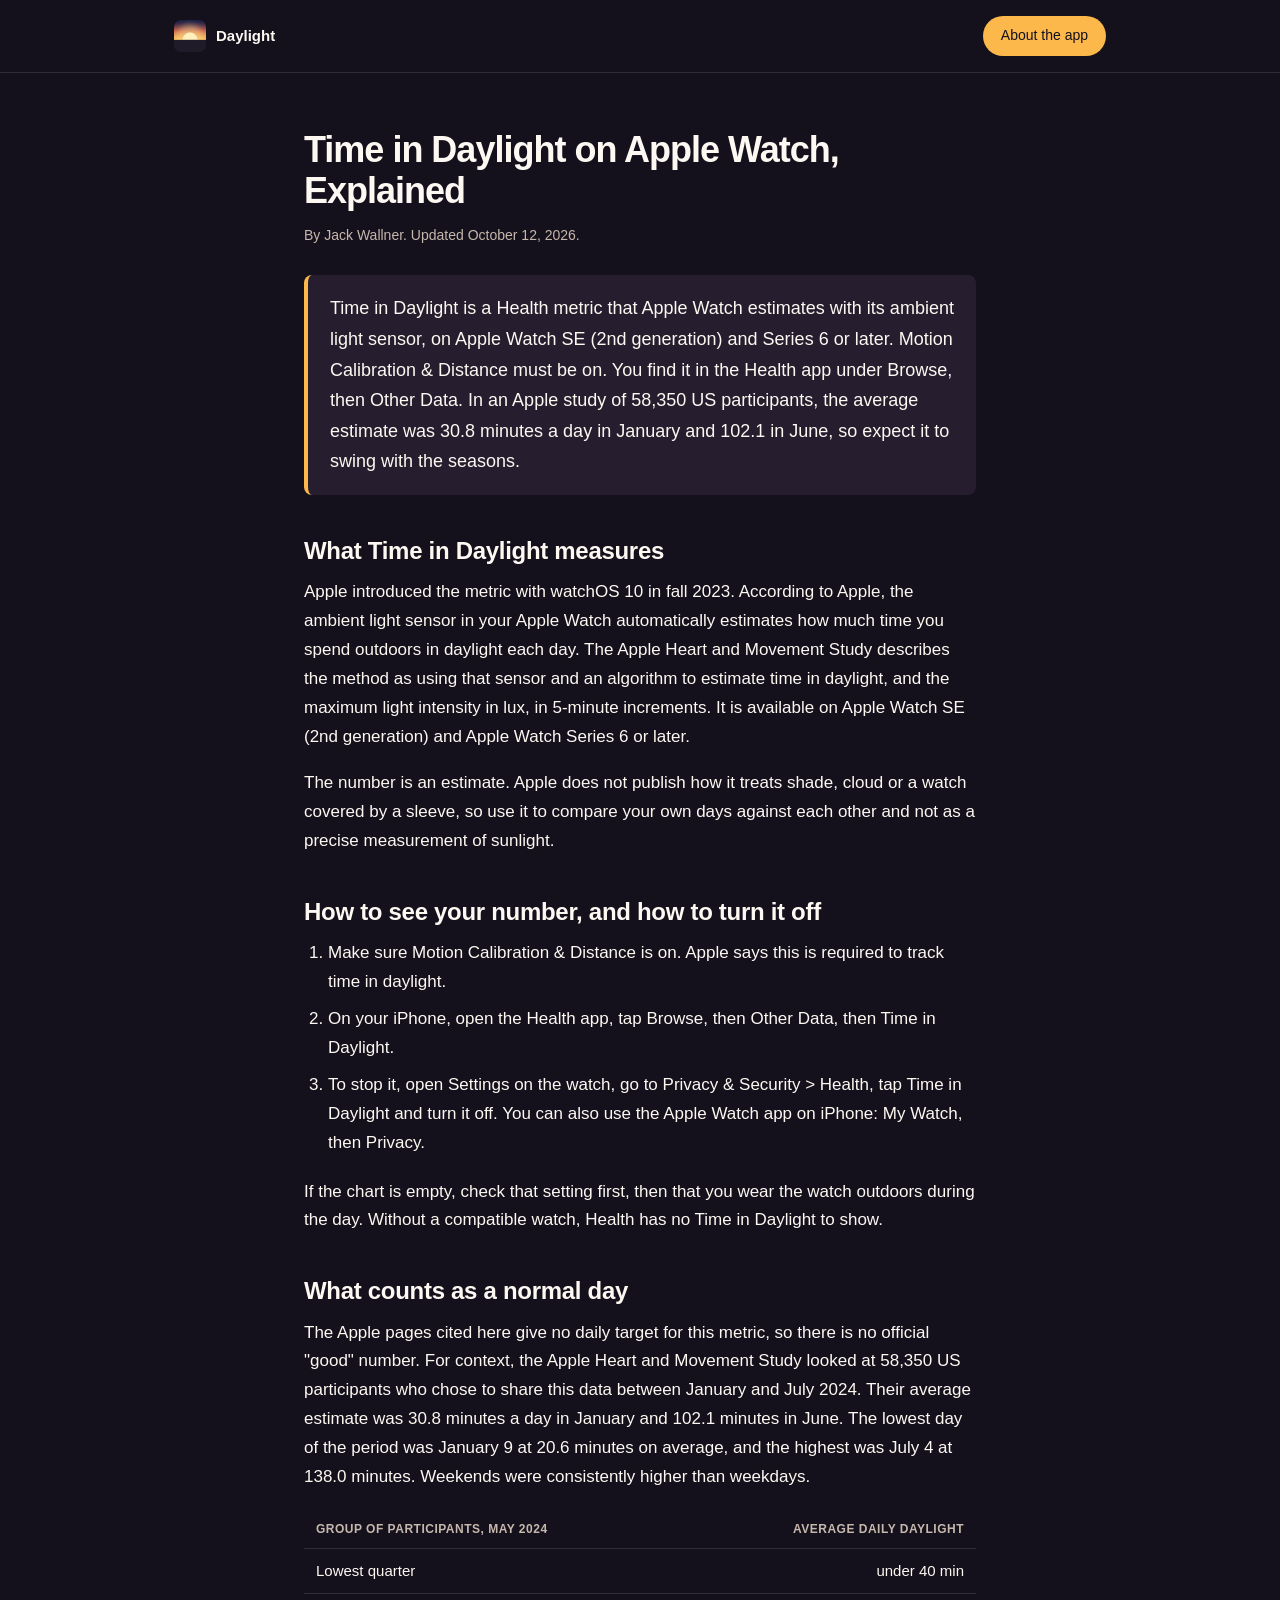
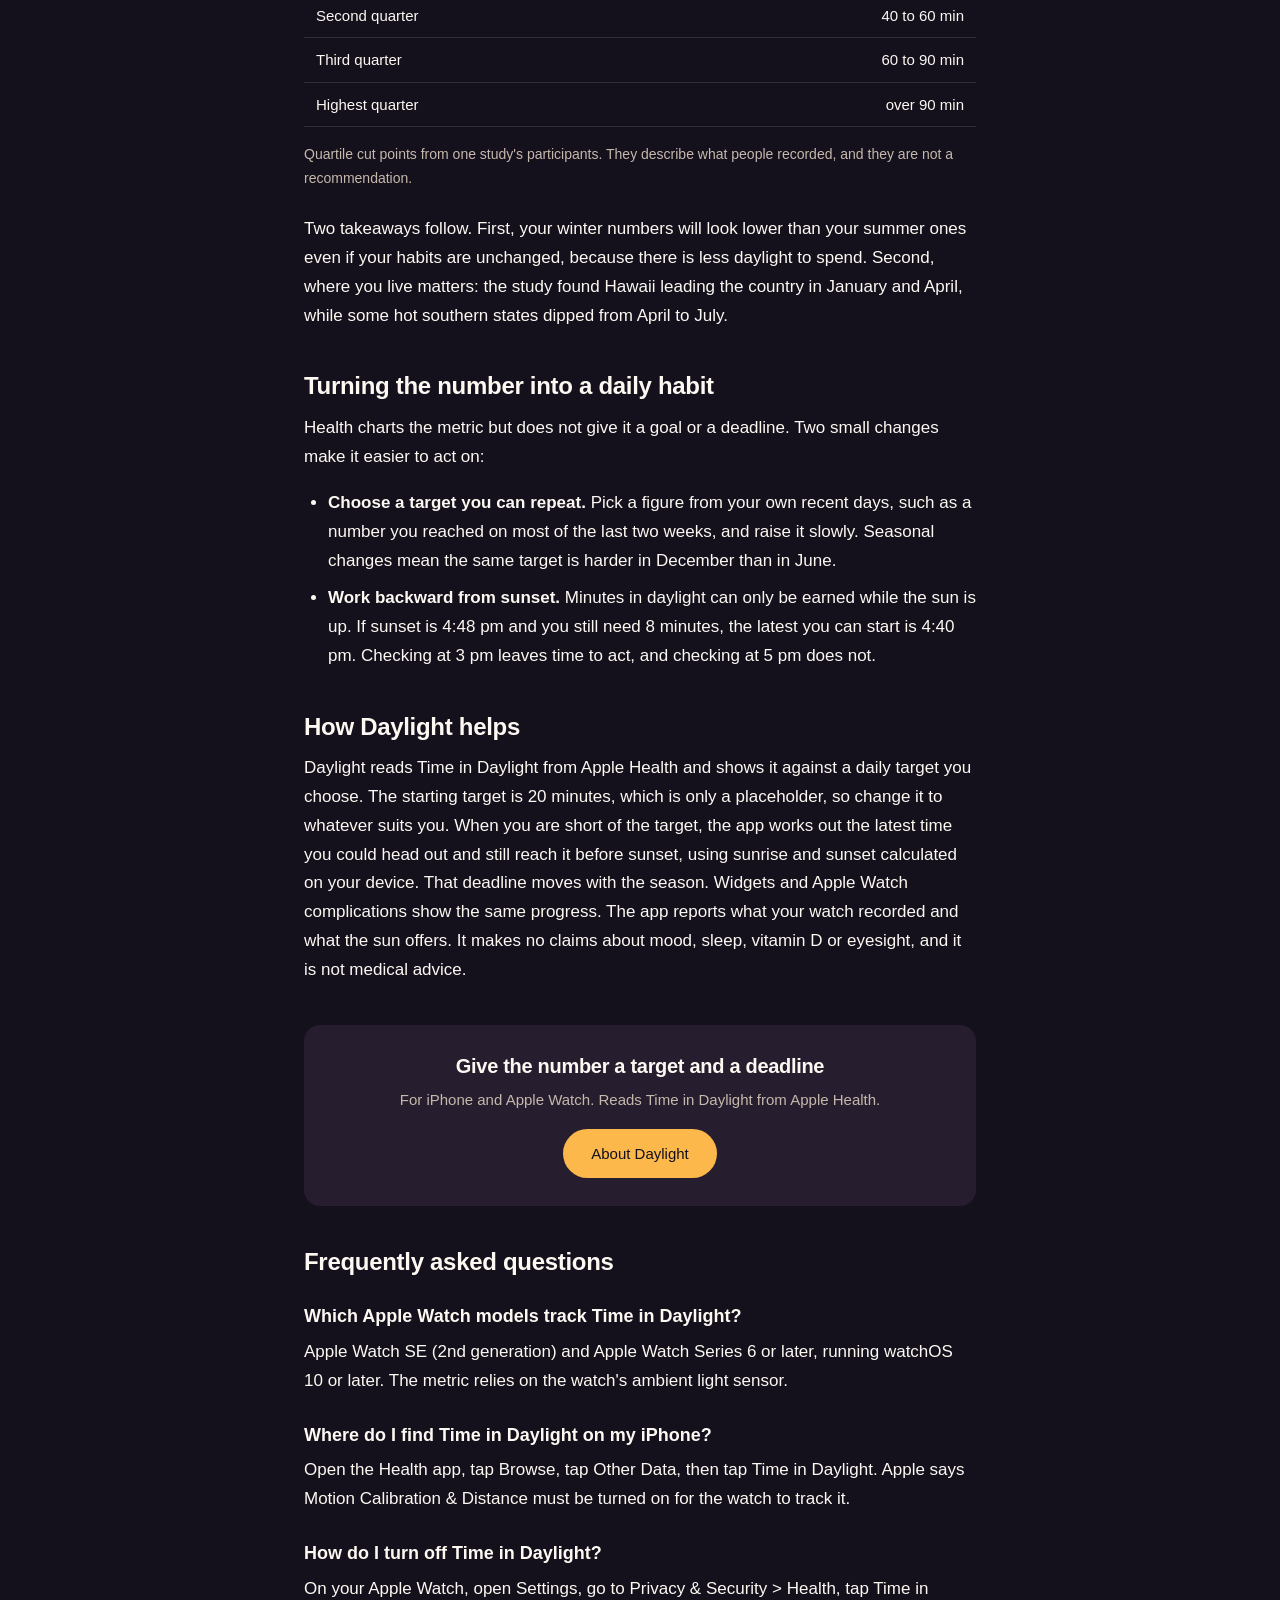
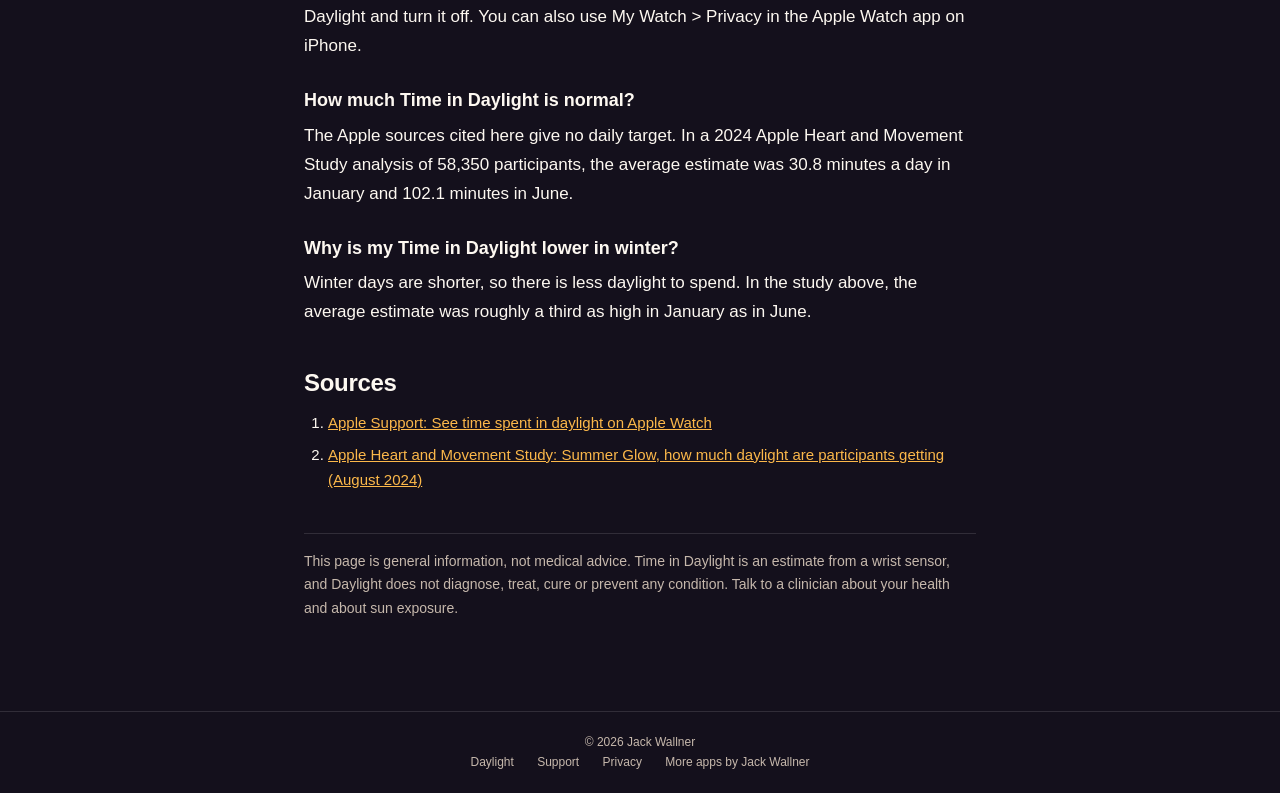
<file: docs/time-in-daylight-apple-watch.html>
<!DOCTYPE html>
<html lang="en">
<head>
    <meta charset="UTF-8">
    <meta name="viewport" content="width=device-width, initial-scale=1.0">
    <link rel="icon" type="image/png" sizes="256x256" href="icon_256.png">
    <link rel="apple-touch-icon" href="icon_256.png">
    <title>Time in Daylight on Apple Watch, Explained</title>
    <meta name="description" content="How Apple Watch estimates Time in Daylight, which models support it, where to find and turn it off, and what typical daily numbers look like by season.">
    <meta name="robots" content="index, follow, max-image-preview:large">
    <link rel="canonical" href="https://jackwallner.com/ios/daylight/time-in-daylight-apple-watch.html">
    <meta property="og:title" content="Time in Daylight on Apple Watch, Explained">
    <meta property="og:description" content="How Apple Watch estimates Time in Daylight, which models support it, where to find and turn it off, and what typical daily numbers look like by season.">
    <meta property="og:type" content="article">
    <meta property="og:url" content="https://jackwallner.com/ios/daylight/time-in-daylight-apple-watch.html">
    <meta property="og:image" content="https://jackwallner.github.io/daylight/icon_256.png">
    <meta property="og:site_name" content="Jack Wallner">
    <meta name="twitter:card" content="summary_large_image">
    <meta name="twitter:title" content="Time in Daylight on Apple Watch, Explained">
    <meta name="twitter:description" content="How Apple Watch estimates Time in Daylight, which models support it, where to find and turn it off, and what typical daily numbers look like by season.">
    <meta name="twitter:image" content="https://jackwallner.github.io/daylight/icon_256.png">
    <script type="application/ld+json">
{
  "@context": "https://schema.org",
  "@graph": [
    {
      "@type": "Article",
      "@id": "https://jackwallner.com/ios/daylight/time-in-daylight-apple-watch.html#article",
      "headline": "Time in Daylight on Apple Watch, Explained",
      "description": "How Apple Watch estimates Time in Daylight, which models support it, where to find and turn it off, and what typical daily numbers look like by season.",
      "author": {
        "@type": "Person",
        "name": "Jack Wallner",
        "url": "https://jackwallner.com/"
      },
      "publisher": {
        "@type": "Person",
        "name": "Jack Wallner",
        "url": "https://jackwallner.com/"
      },
      "datePublished": "2026-10-12",
      "dateModified": "2026-10-12",
      "inLanguage": "en-US",
      "mainEntityOfPage": "https://jackwallner.com/ios/daylight/time-in-daylight-apple-watch.html",
      "image": "https://jackwallner.github.io/daylight/icon_256.png",
      "about": {
        "@type": "Thing",
        "name": "Time in Daylight on Apple Watch"
      },
      "isPartOf": {
        "@type": "MobileApplication",
        "@id": "https://jackwallner.com/ios/daylight/#app",
        "name": "Daylight: Minutes Outside",
        "url": "https://jackwallner.com/ios/daylight/"
      }
    },
    {
      "@type": "FAQPage",
      "mainEntity": [
        {
          "@type": "Question",
          "name": "Which Apple Watch models track Time in Daylight?",
          "acceptedAnswer": {
            "@type": "Answer",
            "text": "Apple Watch SE (2nd generation) and Apple Watch Series 6 or later, running watchOS 10 or later. The metric relies on the watch's ambient light sensor."
          }
        },
        {
          "@type": "Question",
          "name": "Where do I find Time in Daylight on my iPhone?",
          "acceptedAnswer": {
            "@type": "Answer",
            "text": "Open the Health app, tap Browse, tap Other Data, then tap Time in Daylight. Apple says Motion Calibration & Distance must be turned on for the watch to track it."
          }
        },
        {
          "@type": "Question",
          "name": "How do I turn off Time in Daylight?",
          "acceptedAnswer": {
            "@type": "Answer",
            "text": "On your Apple Watch, open Settings, go to Privacy & Security > Health, tap Time in Daylight and turn it off. You can also use My Watch > Privacy in the Apple Watch app on iPhone."
          }
        },
        {
          "@type": "Question",
          "name": "How much Time in Daylight is normal?",
          "acceptedAnswer": {
            "@type": "Answer",
            "text": "The Apple sources cited here give no daily target. In a 2024 Apple Heart and Movement Study analysis of 58,350 participants, the average estimate was 30.8 minutes a day in January and 102.1 minutes in June."
          }
        },
        {
          "@type": "Question",
          "name": "Why is my Time in Daylight lower in winter?",
          "acceptedAnswer": {
            "@type": "Answer",
            "text": "Winter days are shorter, so there is less daylight to spend. In the study above, the average estimate was roughly a third as high in January as in June."
          }
        }
      ]
    },
    {
      "@type": "BreadcrumbList",
      "itemListElement": [
        {
          "@type": "ListItem",
          "position": 1,
          "name": "Jack Wallner",
          "item": "https://jackwallner.com/"
        },
        {
          "@type": "ListItem",
          "position": 2,
          "name": "iOS apps",
          "item": "https://jackwallner.com/ios/"
        },
        {
          "@type": "ListItem",
          "position": 3,
          "name": "Daylight: Minutes Outside",
          "item": "https://jackwallner.com/ios/daylight/"
        },
        {
          "@type": "ListItem",
          "position": 4,
          "name": "Time in Daylight on Apple Watch",
          "item": "https://jackwallner.com/ios/daylight/time-in-daylight-apple-watch.html"
        }
      ]
    }
  ]
}
    </script>
    <style>
* { margin: 0; padding: 0; box-sizing: border-box; }
:root { --bg: #14101c; --fg: #fdf8f1; --muted: #c6b8ac; --card: #261e2e; --line: rgba(255,255,255,0.12); --accent: #fcb84a; --accent-fg: #14101c; --link: #fcb84a; }
body { font-family: ui-sans-serif, -apple-system, BlinkMacSystemFont, "SF Pro Text", sans-serif; color: var(--fg); background: var(--bg); -webkit-font-smoothing: antialiased; line-height: 1.7; }
nav { padding: 16px 0; border-bottom: 1px solid var(--line); background: var(--bg); position: sticky; top: 0; z-index: 10; }
nav .container { max-width: 980px; display: flex; align-items: center; justify-content: space-between; }
.nav-brand { display: flex; align-items: center; gap: 10px; text-decoration: none; color: var(--fg); }
.nav-brand img { width: 32px; height: 32px; border-radius: 7px; }
.nav-brand span { font-size: 15px; font-weight: 600; }
.nav-link { font-size: 14px; text-decoration: none; background: var(--accent); color: var(--accent-fg); padding: 8px 18px; border-radius: 980px; font-weight: 500; }
.container { max-width: 720px; margin: 0 auto; padding: 0 24px; }
article { padding: 56px 0 72px; }
article h1 { font-size: 36px; font-weight: 700; letter-spacing: -1px; line-height: 1.15; margin-bottom: 12px; }
.meta { font-size: 14px; color: var(--muted); margin-bottom: 28px; }
.answer { background: var(--card); border-left: 4px solid var(--accent); border-radius: 8px; padding: 18px 22px; margin-bottom: 32px; }
.answer p { margin: 0; font-size: 18px; }
article h2 { font-size: 24px; font-weight: 600; letter-spacing: -0.3px; line-height: 1.3; margin: 40px 0 12px; }
article h3 { font-size: 18px; font-weight: 600; margin: 24px 0 6px; }
article p { font-size: 17px; margin-bottom: 18px; }
article ul, article ol { margin: 0 0 20px 24px; font-size: 17px; }
article li { margin-bottom: 8px; }
article a { color: var(--link); }
.table-wrap { overflow-x: auto; margin: 0 0 24px; }
table { border-collapse: collapse; width: 100%; font-size: 15px; }
th, td { text-align: left; padding: 9px 12px; border-bottom: 1px solid var(--line); white-space: nowrap; }
th { font-size: 12px; text-transform: uppercase; letter-spacing: 0.5px; color: var(--muted); font-weight: 600; }
td.num, th.num { text-align: right; font-variant-numeric: tabular-nums; }
.caption { font-size: 14px; color: var(--muted); margin: -8px 0 24px; }
.note { font-size: 14px; color: var(--muted); border-top: 1px solid var(--line); padding-top: 16px; margin-top: 40px; }
.sources li { font-size: 15px; margin-bottom: 6px; }
.cta-box { background: var(--card); border-radius: 16px; padding: 28px; margin: 40px 0; text-align: center; }
.cta-box h2 { margin: 0 0 8px; font-size: 20px; }
.cta-box p { font-size: 15px; color: var(--muted); margin-bottom: 16px; }
.cta-box a.btn { display: inline-block; background: var(--accent); color: var(--accent-fg); font-size: 15px; font-weight: 500; padding: 12px 28px; border-radius: 980px; text-decoration: none; }
footer { text-align: center; padding: 20px 24px; font-size: 12px; color: var(--muted); border-top: 1px solid var(--line); }
footer a { color: var(--muted); text-decoration: none; margin: 0 10px; }
@media (max-width: 768px) { article h1 { font-size: 28px; } article { padding: 36px 0 56px; } }
</style>
</head>
<body>
    <nav>
        <div class="container">
            <a class="nav-brand" href="./">
                <img src="icon_256.png" alt="Daylight app icon">
                <span>Daylight</span>
            </a>
            <a class="nav-link" href="./">About the app</a>
        </div>
    </nav>

    <article>
        <div class="container">
            <h1>Time in Daylight on Apple Watch, Explained</h1>
            <p class="meta">By Jack Wallner. Updated October 12, 2026.</p>

            <div class="answer">
                <p>Time in Daylight is a Health metric that Apple Watch estimates with its ambient light sensor, on Apple Watch SE (2nd generation) and Series 6 or later. Motion Calibration &amp; Distance must be on. You find it in the Health app under Browse, then Other Data. In an Apple study of 58,350 US participants, the average estimate was 30.8 minutes a day in January and 102.1 in June, so expect it to swing with the seasons.</p>
            </div>


            <h2>What Time in Daylight measures</h2>
            <p>Apple introduced the metric with watchOS 10 in fall 2023. According to Apple, the ambient light sensor in your Apple Watch automatically estimates how much time you spend outdoors in daylight each day. The Apple Heart and Movement Study describes the method as using that sensor and an algorithm to estimate time in daylight, and the maximum light intensity in lux, in 5-minute increments. It is available on Apple Watch SE (2nd generation) and Apple Watch Series 6 or later.</p>
            <p>The number is an estimate. Apple does not publish how it treats shade, cloud or a watch covered by a sleeve, so use it to compare your own days against each other and not as a precise measurement of sunlight.</p>

            <h2>How to see your number, and how to turn it off</h2>
            <ol>
                <li>Make sure Motion Calibration &amp; Distance is on. Apple says this is required to track time in daylight.</li>
                <li>On your iPhone, open the Health app, tap Browse, then Other Data, then Time in Daylight.</li>
                <li>To stop it, open Settings on the watch, go to Privacy &amp; Security &gt; Health, tap Time in Daylight and turn it off. You can also use the Apple Watch app on iPhone: My Watch, then Privacy.</li>
            </ol>
            <p>If the chart is empty, check that setting first, then that you wear the watch outdoors during the day. Without a compatible watch, Health has no Time in Daylight to show.</p>

            <h2>What counts as a normal day</h2>
            <p>The Apple pages cited here give no daily target for this metric, so there is no official "good" number. For context, the Apple Heart and Movement Study looked at 58,350 US participants who chose to share this data between January and July 2024. Their average estimate was 30.8 minutes a day in January and 102.1 minutes in June. The lowest day of the period was January 9 at 20.6 minutes on average, and the highest was July 4 at 138.0 minutes. Weekends were consistently higher than weekdays.</p>
            <div class="table-wrap"><table>
<thead><tr><th>Group of participants, May 2024</th><th class="num">Average daily daylight</th></tr></thead>
<tbody>
<tr><td>Lowest quarter</td><td class="num">under 40 min</td></tr>
<tr><td>Second quarter</td><td class="num">40 to 60 min</td></tr>
<tr><td>Third quarter</td><td class="num">60 to 90 min</td></tr>
<tr><td>Highest quarter</td><td class="num">over 90 min</td></tr>
</tbody></table></div>
            <p class="caption">Quartile cut points from one study's participants. They describe what people recorded, and they are not a recommendation.</p>
            <p>Two takeaways follow. First, your winter numbers will look lower than your summer ones even if your habits are unchanged, because there is less daylight to spend. Second, where you live matters: the study found Hawaii leading the country in January and April, while some hot southern states dipped from April to July.</p>

            <h2>Turning the number into a daily habit</h2>
            <p>Health charts the metric but does not give it a goal or a deadline. Two small changes make it easier to act on:</p>
            <ul>
                <li><strong>Choose a target you can repeat.</strong> Pick a figure from your own recent days, such as a number you reached on most of the last two weeks, and raise it slowly. Seasonal changes mean the same target is harder in December than in June.</li>
                <li><strong>Work backward from sunset.</strong> Minutes in daylight can only be earned while the sun is up. If sunset is 4:48 pm and you still need 8 minutes, the latest you can start is 4:40 pm. Checking at 3 pm leaves time to act, and checking at 5 pm does not.</li>
            </ul>


            <h2>How Daylight helps</h2>
            <p>Daylight reads Time in Daylight from Apple Health and shows it against a daily target you choose. The starting target is 20 minutes, which is only a placeholder, so change it to whatever suits you. When you are short of the target, the app works out the latest time you could head out and still reach it before sunset, using sunrise and sunset calculated on your device. That deadline moves with the season. Widgets and Apple Watch complications show the same progress. The app reports what your watch recorded and what the sun offers. It makes no claims about mood, sleep, vitamin D or eyesight, and it is not medical advice.</p>

            <div class="cta-box">
                <h2>Give the number a target and a deadline</h2>
                <p>For iPhone and Apple Watch. Reads Time in Daylight from Apple Health.</p>
                <a class="btn" href="./">About Daylight</a>
            </div>

            <h2>Frequently asked questions</h2>
            <h3>Which Apple Watch models track Time in Daylight?</h3>
            <p>Apple Watch SE (2nd generation) and Apple Watch Series 6 or later, running watchOS 10 or later. The metric relies on the watch&#x27;s ambient light sensor.</p>
            <h3>Where do I find Time in Daylight on my iPhone?</h3>
            <p>Open the Health app, tap Browse, tap Other Data, then tap Time in Daylight. Apple says Motion Calibration &amp; Distance must be turned on for the watch to track it.</p>
            <h3>How do I turn off Time in Daylight?</h3>
            <p>On your Apple Watch, open Settings, go to Privacy &amp; Security &gt; Health, tap Time in Daylight and turn it off. You can also use My Watch &gt; Privacy in the Apple Watch app on iPhone.</p>
            <h3>How much Time in Daylight is normal?</h3>
            <p>The Apple sources cited here give no daily target. In a 2024 Apple Heart and Movement Study analysis of 58,350 participants, the average estimate was 30.8 minutes a day in January and 102.1 minutes in June.</p>
            <h3>Why is my Time in Daylight lower in winter?</h3>
            <p>Winter days are shorter, so there is less daylight to spend. In the study above, the average estimate was roughly a third as high in January as in June.</p>

            <h2>Sources</h2>
            <ol class="sources">
                <li><a href="https://support.apple.com/guide/watch/see-time-in-daylight-apd3ab22534c/watchos" rel="noopener">Apple Support: See time spent in daylight on Apple Watch</a></li>
                <li><a href="https://appleheartandmovementstudy.bwh.harvard.edu/summer-daylight-2024/" rel="noopener">Apple Heart and Movement Study: Summer Glow, how much daylight are participants getting (August 2024)</a></li>
            </ol>

            <p class="note">This page is general information, not medical advice. Time in Daylight is an estimate from a wrist sensor, and Daylight does not diagnose, treat, cure or prevent any condition. Talk to a clinician about your health and about sun exposure.</p>
        </div>
    </article>

    <footer>
        <div>&copy; 2026 Jack Wallner</div>
        <div>
            <a href="./">Daylight</a>
            <a href="support.html">Support</a>
            <a href="privacy-policy.html">Privacy</a>
            <a href="https://jackwallner.com/ios/">More apps by Jack Wallner</a>
        </div>
    </footer>
</body>
</html>
</file>
<file: docs/styles.css>
:root {
  color-scheme: dark;
  --ink: #fdf8f1;
  --muted: #c6b8ac;
  --line: rgba(255, 255, 255, 0.1);
  --panel: rgba(38, 30, 46, 0.74);
  --amber: #fcb84a;
  --gold: #ffd75e;
  --night: #14101c;
}

* {
  box-sizing: border-box;
}

html {
  scroll-behavior: smooth;
}

body {
  margin: 0;
  color: var(--ink);
  background:
    radial-gradient(
      circle at 20% 0%,
      rgba(252, 184, 74, 0.16),
      transparent 34rem
    ),
    radial-gradient(
      circle at 80% 16%,
      rgba(198, 92, 72, 0.20),
      transparent 30rem
    ),
    var(--night);
  font:
    16px/1.65 ui-sans-serif,
    -apple-system,
    BlinkMacSystemFont,
    "SF Pro Text",
    sans-serif;
}

a {
  color: inherit;
}

.wrap {
  width: min(1080px, calc(100% - 40px));
  margin: 0 auto;
}

nav {
  display: flex;
  align-items: center;
  justify-content: space-between;
  min-height: 74px;
  border-bottom: 1px solid var(--line);
}

.brand {
  font-weight: 760;
  letter-spacing: -0.02em;
  text-decoration: none;
}
.nav-links {
  display: flex;
  gap: 20px;
  color: var(--muted);
  font-size: 14px;
}
.nav-links a {
  text-decoration: none;
}

.hero {
  display: grid;
  grid-template-columns: 1.2fr 0.8fr;
  gap: 56px;
  align-items: center;
  padding: 92px 0 76px;
}

.eyebrow {
  color: var(--amber);
  font-size: 13px;
  font-weight: 720;
  letter-spacing: 0.14em;
  text-transform: uppercase;
}

h1,
h2,
h3 {
  margin: 0;
  letter-spacing: -0.035em;
  line-height: 1.08;
}
h1 {
  max-width: 760px;
  margin-top: 14px;
  font-size: clamp(48px, 7vw, 84px);
}
h2 {
  font-size: clamp(32px, 4vw, 50px);
}
h3 {
  font-size: 21px;
}
p {
  color: var(--muted);
}
.lead {
  max-width: 650px;
  font-size: clamp(18px, 2vw, 22px);
}

.icon-card {
  width: min(100%, 360px);
  aspect-ratio: 1;
  display: grid;
  place-items: center;
  justify-self: center;
  border: 1px solid var(--line);
  border-radius: 30%;
  background: linear-gradient(145deg, #0b1830, #091224);
  box-shadow: 0 40px 100px rgba(0, 0, 0, 0.42);
}

.icon-card svg {
  width: 78%;
  height: 78%;
}

.grid {
  display: grid;
  grid-template-columns: repeat(3, 1fr);
  gap: 18px;
  padding: 20px 0 96px;
}

.card {
  min-height: 230px;
  padding: 28px;
  border: 1px solid var(--line);
  border-radius: 24px;
  background: var(--panel);
  backdrop-filter: blur(16px);
}

.number {
  color: var(--amber);
  font-size: 14px;
  font-weight: 760;
}

.section {
  padding: 78px 0;
  border-top: 1px solid var(--line);
}
.section-copy {
  max-width: 720px;
}
.formula {
  display: inline-block;
  margin-top: 18px;
  padding: 16px 20px;
  border: 1px solid var(--line);
  border-radius: 14px;
  color: var(--ink);
  background: rgba(0, 0, 0, 0.22);
  font:
    16px ui-monospace,
    SFMono-Regular,
    Menlo,
    monospace;
}

.cta {
  display: inline-flex;
  margin-top: 22px;
  padding: 13px 18px;
  border-radius: 999px;
  color: #06101d;
  background: linear-gradient(90deg, var(--amber), #8ed7ff);
  font-weight: 760;
  text-decoration: none;
}

.legal {
  max-width: 760px;
  padding: 72px 0 100px;
}
.legal h1 {
  font-size: clamp(42px, 6vw, 66px);
}
.legal h2 {
  margin-top: 46px;
  font-size: 28px;
}
.legal li,
.legal p {
  color: var(--muted);
}

footer {
  display: flex;
  justify-content: space-between;
  gap: 20px;
  padding: 28px 0 44px;
  border-top: 1px solid var(--line);
  color: var(--muted);
  font-size: 13px;
}

@media (max-width: 760px) {
  .hero {
    grid-template-columns: 1fr;
    padding-top: 62px;
  }
  .icon-card {
    grid-row: 1;
    width: 230px;
  }
  .grid {
    grid-template-columns: 1fr;
  }
  .nav-links {
    gap: 12px;
  }
  footer {
    flex-direction: column;
  }
}
</file>
